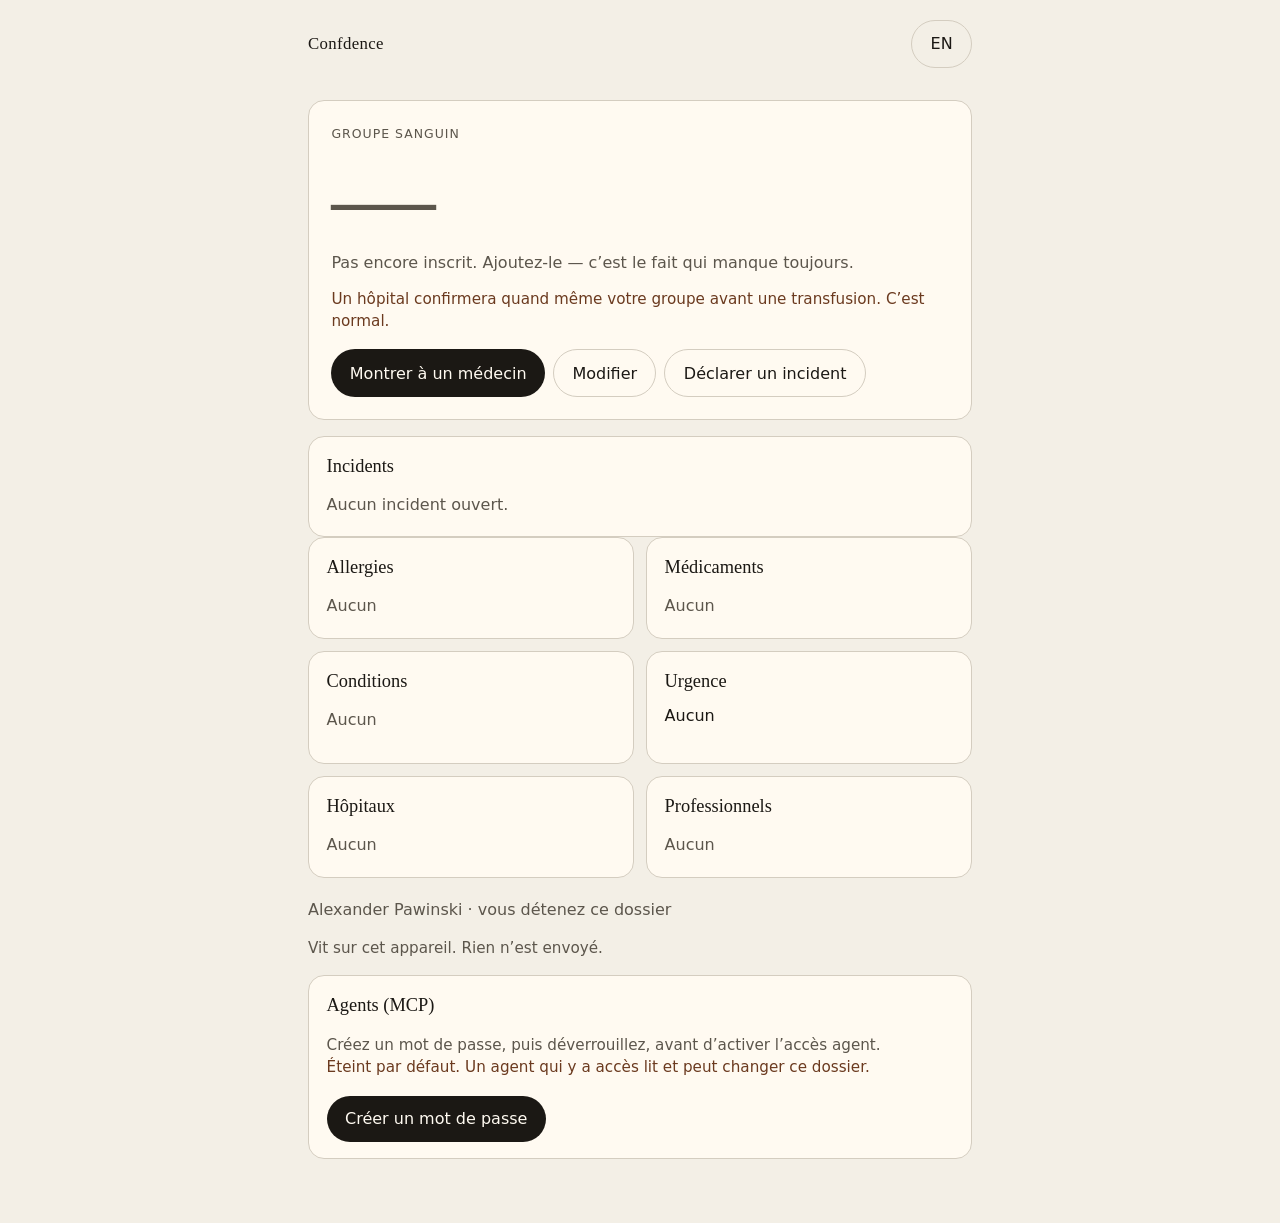
<file: static/index.html>
<!DOCTYPE html>
<html lang="fr">
<head>
  <meta charset="utf-8">
  <meta name="viewport" content="width=device-width, initial-scale=1">
  <meta name="apple-mobile-web-app-capable" content="yes">
  <meta name="apple-mobile-web-app-title" content="Confdence">
  <meta name="theme-color" content="#f3efe6">
  <meta name="apple-mobile-web-app-status-bar-style" content="default">
  <title>Confdence</title>
  <link rel="manifest" href="manifest.json">
  <link rel="apple-touch-icon" href="icons/apple-touch-icon.png">
  <link rel="stylesheet" href="css/app.css">
</head>
<body>
  <div class="shell" id="workspace">
    <header class="top">
      <p class="mark" data-i18n="mark">Confdence</p>
      <div class="top-actions">
        <button type="button" class="lang" id="lang-toggle" aria-label="Language">EN</button>
      </div>
    </header>

    <main id="app">
      <section class="hero-card" aria-labelledby="blood-label">
        <p class="eyebrow" id="blood-label" data-i18n="bloodType">Groupe sanguin</p>
        <p class="blood is-empty" id="blood-type">—</p>
        <p class="blood-meta" id="blood-meta"></p>
        <p class="warn" data-i18n="transfusionNote">Un hôpital confirmera quand même votre groupe avant une transfusion. C’est normal.</p>
        <div class="hero-actions">
          <button type="button" class="primary" id="hold-btn" data-i18n="showDoctor">Montrer à un médecin</button>
          <button type="button" class="ghost" id="edit-blood" data-i18n="edit">Modifier</button>
          <button type="button" class="ghost" id="declare-btn" data-i18n="declareIncident">Déclarer un incident</button>
        </div>
      </section>

      <section class="panel" id="incident-list-panel" aria-labelledby="inc-list-label">
        <h2 id="inc-list-label" data-i18n="incidents">Incidents</h2>
        <ul id="incident-list" class="list"></ul>
      </section>

      <section class="grid">
        <article class="panel" aria-labelledby="all-label">
          <h2 id="all-label" data-i18n="allergies">Allergies</h2>
          <ul id="allergies" class="list"></ul>
        </article>
        <article class="panel" aria-labelledby="med-label">
          <h2 id="med-label" data-i18n="medications">Médicaments</h2>
          <ul id="medications" class="list"></ul>
        </article>
        <article class="panel" aria-labelledby="cond-label">
          <h2 id="cond-label" data-i18n="conditions">Conditions</h2>
          <ul id="conditions" class="list"></ul>
        </article>
        <article class="panel" aria-labelledby="em-label">
          <h2 id="em-label" data-i18n="emergency">Urgence</h2>
          <p id="emergency" class="body"></p>
        </article>
        <article class="panel" aria-labelledby="hosp-label">
          <h2 id="hosp-label" data-i18n="hospitals">Hôpitaux</h2>
          <ul id="hospitals" class="list"></ul>
        </article>
        <article class="panel" aria-labelledby="pro-label">
          <h2 id="pro-label" data-i18n="professionals">Professionnels</h2>
          <ul id="professionals" class="list"></ul>
        </article>
      </section>

      <p class="holder"><span id="holder-name"></span> · <span data-i18n="youHold">vous détenez ce dossier</span></p>
      <p class="fine" data-i18n="deviceNote">Vit sur cet appareil. Rien n’est envoyé.</p>

      <section class="panel mcp-panel" aria-labelledby="mcp-label">
        <h2 id="mcp-label" data-i18n="mcpTitle">Agents (MCP)</h2>
        <p class="fine" id="mcp-state"></p>
        <p class="warn" data-i18n="mcpRiskLine">Éteint par défaut. Un agent qui y a accès lit et peut changer ce dossier.</p>
        <div class="hero-actions">
          <button type="button" class="primary" id="auth-set" data-i18n="authSet">Créer un mot de passe</button>
          <button type="button" class="ghost hidden" id="auth-unlock" data-i18n="authUnlock">Déverrouiller</button>
          <button type="button" class="ghost hidden" id="auth-lock" data-i18n="authLock">Verrouiller</button>
          <button type="button" class="primary hidden" id="mcp-toggle" data-i18n="mcpEnable">Activer…</button>
          <button type="button" class="ghost hidden" id="mcp-pack" data-i18n="mcpDownload">Télécharger le paquet agent</button>
          <button type="button" class="ghost hidden" id="mcp-mint" data-i18n="agentMint">Créer un jeton agent</button>
          <button type="button" class="text-btn hidden" id="mcp-revoke" data-i18n="agentRevoke">Révoquer le jeton</button>
        </div>
        <pre class="url hidden" id="mcp-snippet"></pre>
      </section>
    </main>
  </div>

  <section id="hold-card" class="hold hidden" aria-modal="true" role="dialog">
    <div class="hold-sheet" id="hold-sheet">
      <p class="kicker" data-i18n="mark">Confdence</p>
      <p class="share-name" id="hold-name"></p>
      <p class="eyebrow" data-i18n="bloodType">Groupe sanguin</p>
      <p class="blood" id="hold-blood">—</p>
      <p class="blood-meta" id="hold-meta"></p>
      <p class="warn" data-i18n="transfusionNote">Un hôpital confirmera quand même votre groupe avant une transfusion. C’est normal.</p>
      <div class="hold-grid">
        <div>
          <h2 data-i18n="allergies">Allergies</h2>
          <ul id="hold-allergies" class="list"></ul>
        </div>
        <div>
          <h2 data-i18n="medications">Médicaments</h2>
          <ul id="hold-medications" class="list"></ul>
        </div>
        <div>
          <h2 data-i18n="conditions">Conditions</h2>
          <ul id="hold-conditions" class="list"></ul>
        </div>
        <div>
          <h2 data-i18n="emergency">Urgence</h2>
          <p id="hold-emergency" class="body"></p>
        </div>
        <div>
          <h2 data-i18n="hospitals">Hôpitaux</h2>
          <ul id="hold-hospitals" class="list"></ul>
        </div>
        <div>
          <h2 data-i18n="professionals">Professionnels</h2>
          <ul id="hold-professionals" class="list"></ul>
        </div>
      </div>
      <p class="fine" data-i18n="cardFooter">Le patient détient l’original. Carte hors ligne.</p>
    </div>
    <div class="hold-actions no-print">
      <button type="button" class="primary" id="print-btn" data-i18n="printPdf">Imprimer / PDF</button>
      <button type="button" class="ghost" id="save-card" data-i18n="saveCard">Enregistrer la carte</button>
      <button type="button" class="text-btn" id="hold-done" data-i18n="done">Fermer</button>
    </div>
  </section>

  <section id="incident-view" class="hold hidden" aria-modal="true" role="dialog">
    <div class="hold-sheet">
      <p class="kicker"><span data-i18n="incident">Incident</span> · <span id="inc-sev"></span></p>
      <p class="share-name" id="inc-title"></p>
      <p class="blood-meta" id="inc-commander"></p>
      <p class="fine" id="inc-status-line"></p>
      <ol id="inc-log" class="timeline"></ol>
      <form id="inc-log-form" class="inc-compose no-print">
        <label><span data-i18n="logEntry">Note ou étape</span>
          <textarea name="text" rows="3" maxlength="500" required></textarea>
        </label>
        <div class="hero-actions">
          <button type="submit" class="primary" name="as" value="note" data-i18n="addNote">Ajouter une note</button>
          <button type="submit" class="ghost" name="as" value="step" data-i18n="addStep">Ajouter une étape</button>
        </div>
      </form>
    </div>
    <div class="hold-actions no-print">
      <button type="button" class="primary" id="inc-notify" data-i18n="notifyCommander">Prévenir le commandant</button>
      <button type="button" class="ghost" id="inc-monitor" data-i18n="statusMonitoring">Surveillance</button>
      <button type="button" class="ghost" id="inc-resolve" data-i18n="statusResolved">Résoudre</button>
      <button type="button" class="text-btn" id="inc-reopen" data-i18n="statusActive">Rouvrir</button>
      <button type="button" class="text-btn" id="inc-back" data-i18n="done">Fermer</button>
    </div>
  </section>

  <dialog id="auth-set-dialog" class="dialog">
    <form id="auth-set-form" method="dialog">
      <h2 data-i18n="authSetTitle">Créer un mot de passe</h2>
      <p class="warn" data-i18n="authSetHelp">Les agents ne se connectent pas tant que ce mot de passe n’est pas créé, puis déverrouillé. Dix caractères minimum.</p>
      <label><span data-i18n="authPassword">Mot de passe</span>
        <input name="password" type="password" minlength="10" autocomplete="new-password" required>
      </label>
      <label><span data-i18n="authPasswordAgain">Encore une fois</span>
        <input name="confirm" type="password" minlength="10" autocomplete="new-password" required>
      </label>
      <div class="dialog-actions">
        <button type="button" class="ghost" id="auth-set-cancel" data-i18n="cancel">Annuler</button>
        <button type="submit" class="primary" data-i18n="authSetSave">Enregistrer</button>
      </div>
    </form>
  </dialog>

  <dialog id="auth-unlock-dialog" class="dialog">
    <form id="auth-unlock-form" method="dialog">
      <h2 data-i18n="authUnlockTitle">Déverrouiller</h2>
      <p class="fine" data-i18n="authUnlockHelp">Ensuite seulement, un agent peut se connecter.</p>
      <label><span data-i18n="authPassword">Mot de passe</span>
        <input name="password" type="password" autocomplete="current-password" required>
      </label>
      <div class="dialog-actions">
        <button type="button" class="ghost" id="auth-unlock-cancel" data-i18n="cancel">Annuler</button>
        <button type="submit" class="primary" data-i18n="authUnlock">Déverrouiller</button>
      </div>
    </form>
  </dialog>

  <dialog id="agent-dialog" class="dialog">
    <div>
      <h2 data-i18n="agentMintTitle">Jeton agent</h2>
      <p class="warn" data-i18n="agentMintHelp">Affiché une seule fois. L’agent doit présenter ce secret (CONFDENCE_AGENT_TOKEN) pour se connecter. Ce n’est pas votre mot de passe.</p>
      <p class="url" id="agent-token"></p>
      <div class="dialog-actions">
        <button type="button" class="ghost" id="agent-copy" data-i18n="copy">Copier</button>
        <button type="button" class="primary" id="agent-done" data-i18n="done">Fermer</button>
      </div>
    </div>
  </dialog>

  <dialog id="mcp-dialog" class="dialog">
    <form id="mcp-form" method="dialog">
      <h2 data-i18n="mcpConsentTitle">Activer l’accès agent</h2>
      <p class="warn" data-i18n="mcpConsentLead">Ceci n’est pas anodin. Cochez chaque risque. Rien ne s’allume tant que ce n’est pas fait.</p>
      <label class="check"><input type="checkbox" name="agents_read"> <span data-i18n="mcpAckRead">Les agents pourront lire mon groupe sanguin, mes allergies, mes médicaments, mes hôpitaux et mes incidents.</span></label>
      <label class="check"><input type="checkbox" name="agents_write"> <span data-i18n="mcpAckWrite">Les agents pourront modifier ce dossier et déclarer des incidents.</span></label>
      <label class="check"><input type="checkbox" name="law5"> <span data-i18n="mcpAckLaw">Ce sont des renseignements de santé au Québec (Loi 5, Loi 25). Je reste responsable de qui y touche.</span></label>
      <label class="check"><input type="checkbox" name="leaves_device"> <span data-i18n="mcpAckLeave">Une conversation avec un agent peut envoyer ces faits hors de cet appareil, chez le fournisseur du modèle.</span></label>
      <label class="check"><input type="checkbox" name="can_revoke"> <span data-i18n="mcpAckRevoke">Je peux éteindre l’accès. Une session déjà ouverte peut encore avoir le contexte.</span></label>
      <div class="dialog-actions">
        <button type="button" class="ghost" id="mcp-cancel" data-i18n="cancel">Annuler</button>
        <button type="submit" class="primary" id="mcp-confirm" disabled data-i18n="mcpAccept">J’accepte et j’active</button>
      </div>
    </form>
  </dialog>

  <dialog id="declare-dialog" class="dialog">
    <form id="declare-form" method="dialog">
      <h2 data-i18n="declareTitle">Déclarer un incident</h2>
      <p class="fine" data-i18n="declareHelp">Un commandant, un journal, des notes au fil de l’eau. Le message ne part pas tout seul.</p>
      <label><span data-i18n="incidentTitle">Ce qui se passe</span>
        <input name="title" maxlength="120" required>
      </label>
      <label><span data-i18n="severity">Sévérité</span>
        <select name="severity">
          <option value="sev1" data-i18n="sev1">SEV1 · critique</option>
          <option value="sev2" data-i18n="sev2">SEV2 · élevé</option>
          <option value="sev3" selected data-i18n="sev3">SEV3 · moyen</option>
          <option value="sev4" data-i18n="sev4">SEV4 · bas</option>
        </select>
      </label>
      <div class="row row-2">
        <label><span data-i18n="commander">Commandant</span>
          <input name="commander_name" maxlength="80">
        </label>
        <label><span data-i18n="commanderPhone">Téléphone</span>
          <input name="commander_phone" maxlength="32">
        </label>
      </div>
      <div class="dialog-actions">
        <button type="button" class="ghost" id="declare-cancel" data-i18n="cancel">Annuler</button>
        <button type="submit" class="primary" data-i18n="declare">Déclarer</button>
      </div>
    </form>
  </dialog>

  <dialog id="edit-dialog" class="dialog">
    <form id="edit-form" method="dialog">
      <h2 data-i18n="editTitle">Modifier le dossier</h2>
      <label><span data-i18n="name">Nom</span>
        <input name="display_name" maxlength="80" required>
      </label>
      <div class="row">
        <label><span data-i18n="abo">ABO</span>
          <select name="blood_abo">
            <option value="">—</option>
            <option>O</option><option>A</option><option>B</option><option>AB</option>
          </select>
        </label>
        <label><span data-i18n="rh">Rh</span>
          <select name="blood_rh">
            <option value="">—</option>
            <option value="+">+</option>
            <option value="-">−</option>
          </select>
        </label>
        <label><span data-i18n="source">Source</span>
          <select name="blood_source">
            <option value="">—</option>
            <option value="lab" data-i18n="srcLab">Laboratoire</option>
            <option value="booklet" data-i18n="srcBooklet">Carnet Santé</option>
            <option value="self" data-i18n="srcSelf">Déclaré</option>
          </select>
        </label>
      </div>
      <label><span data-i18n="confirmedOn">Confirmé le</span>
        <input name="blood_confirmed_on" type="date">
      </label>
      <label><span data-i18n="allergiesEdit">Allergies (une par ligne : nom | sévérité | détail)</span>
        <textarea name="allergies" rows="3"></textarea>
      </label>
      <label><span data-i18n="medsEdit">Médicaments (nom | dose | horaire)</span>
        <textarea name="medications" rows="3"></textarea>
      </label>
      <label><span data-i18n="condsEdit">Conditions (nom | depuis)</span>
        <textarea name="conditions" rows="3"></textarea>
      </label>
      <label><span data-i18n="hospitalsEdit">Hôpitaux (nom | ville | note)</span>
        <textarea name="hospitals" rows="3"></textarea>
      </label>
      <label><span data-i18n="professionalsEdit">Professionnels (nom | rôle | téléphone)</span>
        <textarea name="professionals" rows="3"></textarea>
      </label>
      <div class="row">
        <label><span data-i18n="emergencyName">Contact</span>
          <input name="emergency_name" maxlength="80">
        </label>
        <label><span data-i18n="emergencyPhone">Téléphone</span>
          <input name="emergency_phone" maxlength="32">
        </label>
      </div>
      <div class="dialog-actions">
        <button type="button" class="ghost" id="edit-cancel" data-i18n="cancel">Annuler</button>
        <button type="submit" class="primary" data-i18n="save">Enregistrer</button>
      </div>
    </form>
  </dialog>

  <p id="toast" class="toast hidden" role="status"></p>
  <script src="js/copy.js"></script>
  <script src="js/store.js"></script>
  <script src="js/incidents.js"></script>
  <script src="js/auth.js"></script>
  <script src="js/mcp.js"></script>
  <script src="js/card.js"></script>
  <script src="js/app.js"></script>
</body>
</html>
</file>
<file: static/css/app.css>
:root {
  --bg: #f3efe6;
  --ink: #1b1814;
  --muted: #5c564c;
  --line: #d4cdc0;
  --card: #fffaf1;
  --blood: #8f1d1d;
  --blood-soft: #f3e4dc;
  --ok: #2c4a3a;
  --btn: #1b1814;
  --btn-text: #fffaf1;
  --warn: #6b3a1f;
  --radius: 1rem;
  --font: "Iowan Old Style", "Palatino Linotype", Palatino, Georgia, serif;
  --ui: "Avenir Next", "Segoe UI", system-ui, sans-serif;
}

* { box-sizing: border-box; }

html, body {
  margin: 0;
  background: var(--bg);
  color: var(--ink);
  font-family: var(--ui);
  font-size: 16px;
  line-height: 1.45;
}

.shell {
  max-width: 44rem;
  margin: 0 auto;
  padding: 1.25rem 1.25rem 4rem;
}

.top {
  display: flex;
  align-items: center;
  justify-content: space-between;
  margin-bottom: 2rem;
}

.mark {
  margin: 0;
  font-family: var(--font);
  font-size: 1.05rem;
  letter-spacing: 0.02em;
}

.top-actions { display: flex; gap: 0.5rem; }

.kicker {
  text-transform: uppercase;
  letter-spacing: 0.14em;
  font-size: 0.8rem;
  color: var(--muted);
  margin: 0 0 0.6rem;
}

h1 {
  font-family: var(--font);
  font-weight: 500;
  font-size: clamp(1.8rem, 5vw, 2.5rem);
  line-height: 1.15;
  margin: 0 0 1rem;
}

h2 {
  font-family: var(--font);
  font-weight: 500;
  font-size: 1.15rem;
  margin: 0 0 0.6rem;
}

.lede, .body {
  color: var(--ink);
  margin: 0 0 1.25rem;
  max-width: 38rem;
}

.fine {
  color: var(--muted);
  font-size: 0.95rem;
  margin: 1rem 0 0;
}

.primary, .ghost, .lang, .text-btn {
  font: inherit;
  cursor: pointer;
  border-radius: 999px;
  padding: 0.7rem 1.15rem;
}

.primary {
  background: var(--btn);
  color: var(--btn-text);
  border: 0;
}

.ghost, .lang {
  background: transparent;
  border: 1px solid var(--line);
  color: var(--ink);
}

.text-btn {
  background: none;
  border: 0;
  padding: 0.4rem 0.2rem;
  color: var(--muted);
}

.hero-card, .panel, .dialog {
  background: var(--card);
  border: 1px solid var(--line);
  border-radius: var(--radius);
}

.hero-card {
  padding: 1.5rem 1.4rem 1.35rem;
  margin-bottom: 1rem;
}

.eyebrow {
  margin: 0;
  color: var(--muted);
  letter-spacing: 0.08em;
  text-transform: uppercase;
  font-size: 0.78rem;
}

.blood {
  font-family: var(--font);
  font-size: clamp(4.2rem, 18vw, 6.5rem);
  line-height: 0.95;
  margin: 0.35rem 0 0.25rem;
  color: var(--blood);
  letter-spacing: -0.03em;
}

.blood-meta {
  margin: 0 0 0.85rem;
  color: var(--muted);
}

.warn {
  margin: 0 0 1.1rem;
  color: var(--warn);
  font-size: 0.95rem;
}

.hero-actions { display: flex; flex-wrap: wrap; gap: 0.5rem; }

.grid {
  display: grid;
  gap: 0.75rem;
}

@media (min-width: 640px) {
  .grid { grid-template-columns: 1fr 1fr; }
}

.panel { padding: 1rem 1.1rem; }

.list {
  list-style: none;
  margin: 0;
  padding: 0;
}

.list li { padding: 0.25rem 0; }

.muted, .empty { color: var(--muted); }

.holder {
  margin: 1.25rem 0 0.75rem;
  color: var(--muted);
}

.shares-panel { margin-top: 0.25rem; }

.hidden { display: none !important; }

.dialog {
  width: min(36rem, calc(100vw - 1.5rem));
  padding: 1.25rem;
  border: 1px solid var(--line);
}

.dialog::backdrop { background: rgb(27 24 20 / 0.35); }

.dialog label {
  display: block;
  margin: 0.7rem 0;
}

.dialog label span {
  display: block;
  color: var(--muted);
  margin-bottom: 0.25rem;
}

input, select, textarea {
  width: 100%;
  font: inherit;
  padding: 0.5rem 0.6rem;
  border: 1px solid var(--line);
  border-radius: 0.5rem;
  background: #fff;
  color: var(--ink);
}

.row {
  display: grid;
  gap: 0.6rem;
}

@media (min-width: 520px) {
  .row { grid-template-columns: repeat(3, 1fr); }
  .row.row-2, .row:last-of-type { grid-template-columns: 1fr 1fr; }
}

.dialog-actions {
  display: flex;
  justify-content: flex-end;
  gap: 0.5rem;
  margin-top: 1rem;
}

.qr {
  display: flex;
  justify-content: center;
  background: var(--blood-soft);
  border-radius: 0.75rem;
  padding: 1rem;
  margin: 1rem 0;
}

.qr svg { width: 12rem; height: 12rem; }

.url {
  font-family: ui-monospace, Menlo, monospace;
  font-size: 0.85rem;
  word-break: break-all;
  color: var(--muted);
}

.toast {
  position: fixed;
  bottom: 1rem;
  left: 50%;
  transform: translateX(-50%);
  background: var(--ink);
  color: var(--card);
  padding: 0.55rem 0.9rem;
  border-radius: 999px;
}

.share-name {
  font-family: var(--font);
  font-size: 1.6rem;
  margin: 0 0 1rem;
}

.share-item {
  display: flex;
  justify-content: space-between;
  gap: 0.75rem;
  align-items: center;
}

.sev-severe { color: var(--blood); }
.sev-moderate { color: var(--warn); }

.blood.is-empty { color: var(--muted); }

.inc-open {
  text-align: left;
  width: 100%;
  color: var(--ink);
}

.timeline {
  list-style: none;
  margin: 1rem 0 0;
  padding: 0;
  border-left: 1px solid var(--line);
}

.timeline-item {
  padding: 0 0 1rem 1rem;
  position: relative;
}

.timeline-item::before {
  content: "";
  position: absolute;
  left: -4px;
  top: 0.45rem;
  width: 7px;
  height: 7px;
  border-radius: 50%;
  background: var(--ink);
}

.timeline-item.kind-step::before { background: var(--blood); }
.timeline-item.kind-notified::before { background: var(--ok); }

.timeline-head {
  margin: 0 0 0.2rem;
  color: var(--muted);
  font-size: 0.95rem;
}

.inc-compose { margin-top: 1rem; }

.mcp-panel { margin-top: 1rem; }

.check {
  display: flex;
  gap: 0.6rem;
  align-items: flex-start;
  margin: 0.65rem 0;
}

.check input {
  width: auto;
  margin-top: 0.25rem;
}

.check span { color: var(--ink); }

.hold {
  min-height: 100vh;
  padding: 1.25rem 1.25rem 6rem;
}

.hold-sheet {
  max-width: 40rem;
  margin: 0 auto;
  background: var(--card);
  border: 1px solid var(--line);
  border-radius: var(--radius);
  padding: 1.4rem 1.3rem;
}

.hold-grid {
  display: grid;
  gap: 0.85rem;
  margin: 1rem 0;
}

@media (min-width: 640px) {
  .hold-grid { grid-template-columns: 1fr 1fr; }
}

.hold-actions {
  position: sticky;
  bottom: 0.75rem;
  display: flex;
  flex-wrap: wrap;
  gap: 0.5rem;
  justify-content: center;
  margin-top: 1.25rem;
}

@media print {
  @page { size: letter; margin: 12mm; }
  html, body { background: #fff; }
  .top, .hero-actions, .dialog, .toast, .no-print, #workspace, #incident-view { display: none !important; }
  .hold { display: block !important; padding: 0; min-height: 0; }
  .hold.hidden { display: block !important; }
  .hold-sheet {
    border: 0;
    padding: 0;
    max-width: none;
  }
}
</file>
